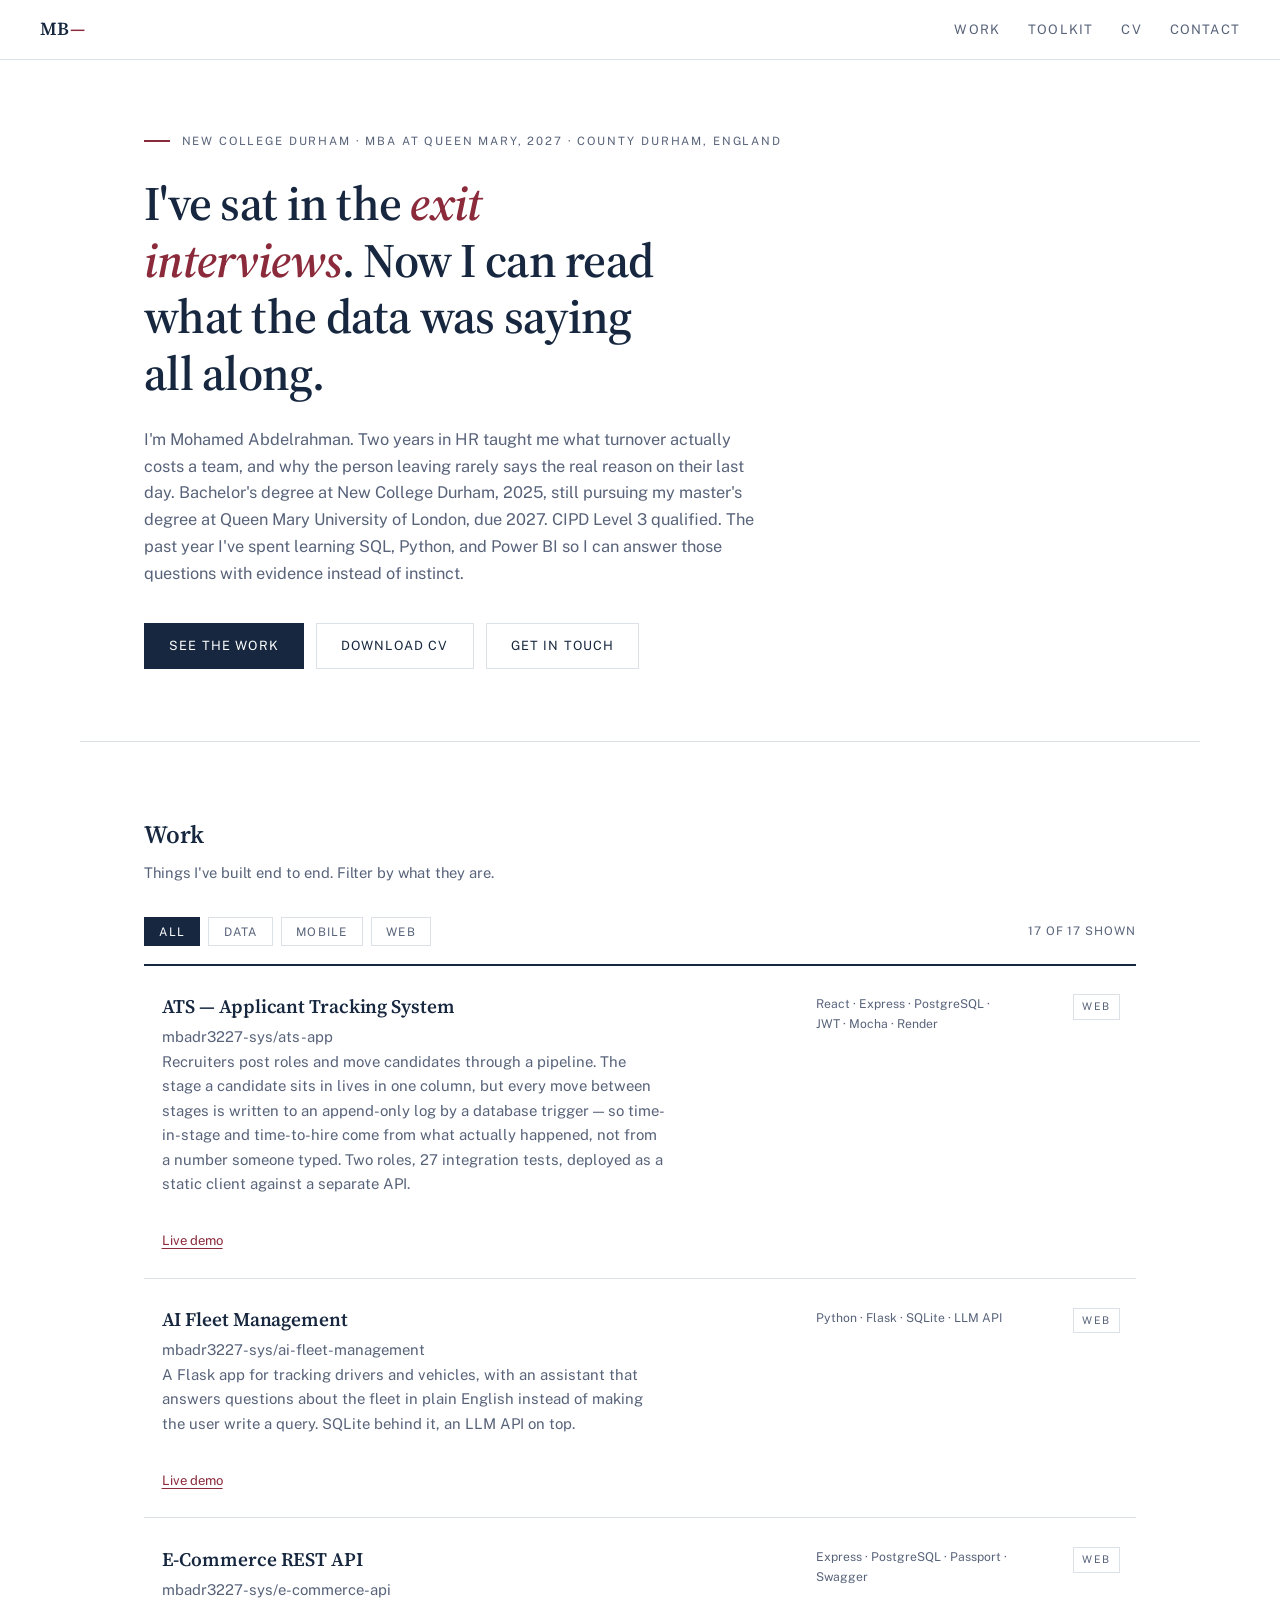
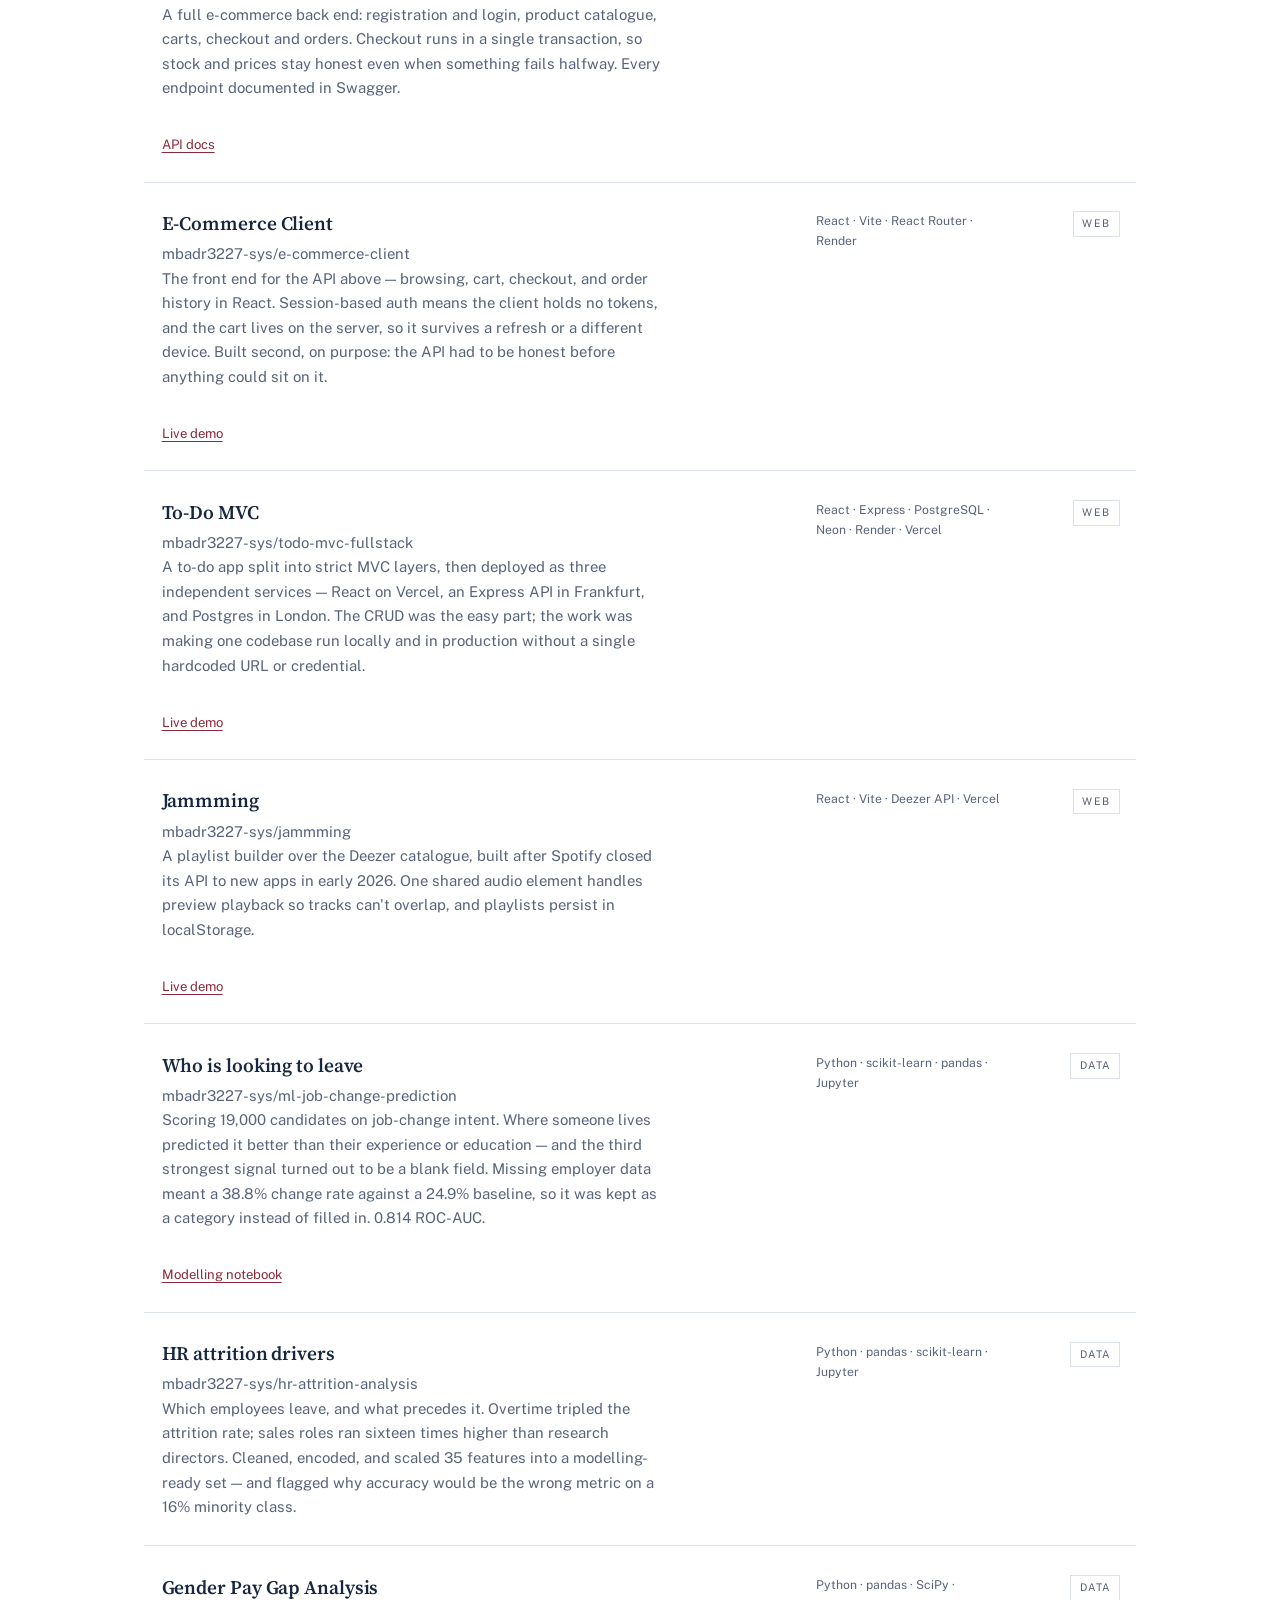
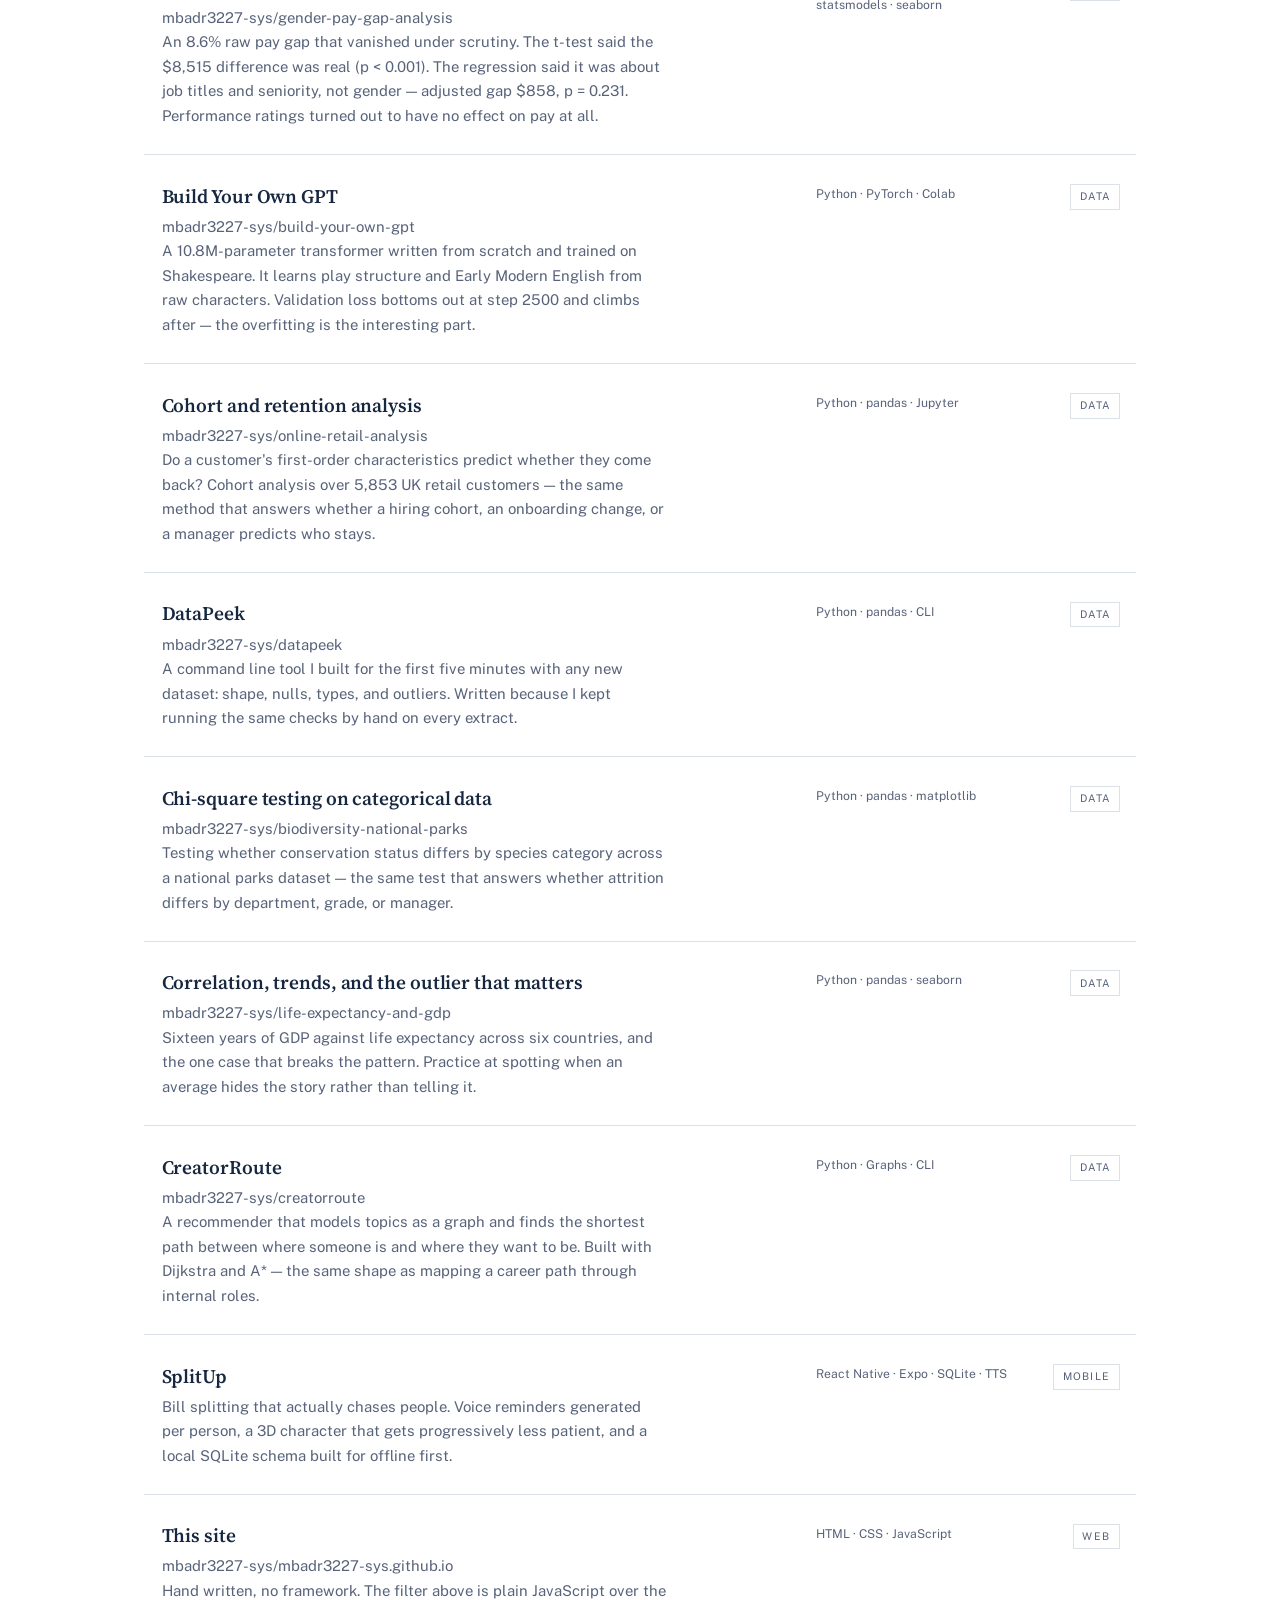
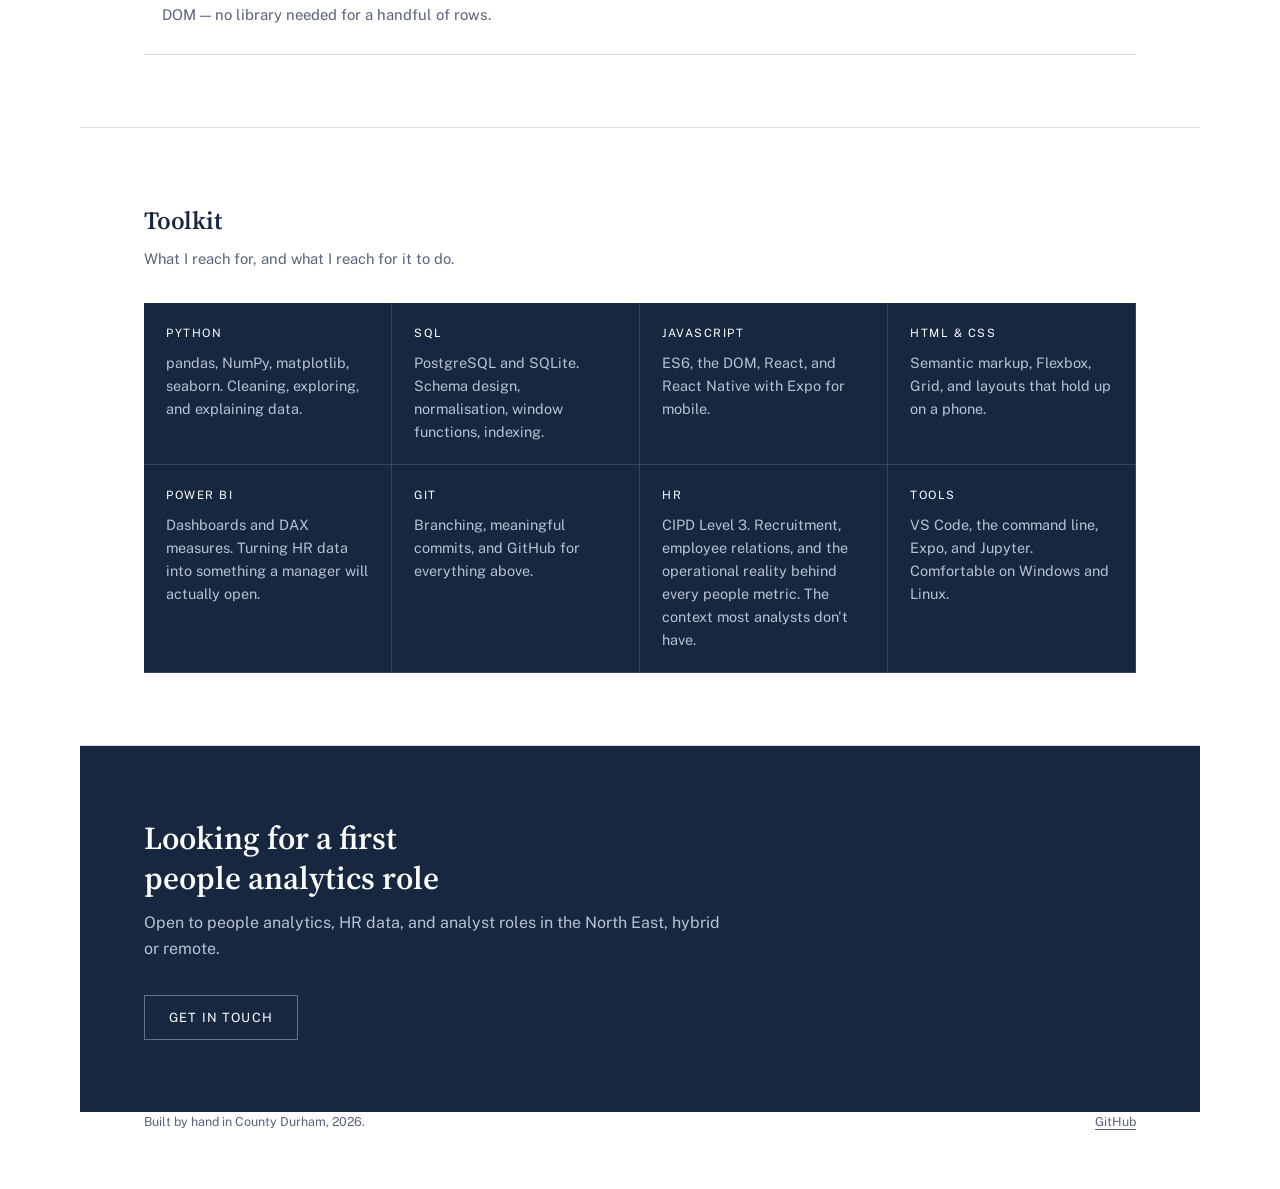
<file: index.html>
<!DOCTYPE html>
<html lang="en">
<head>
<meta charset="UTF-8">
<meta name="viewport" content="width=device-width, initial-scale=1.0">
<title>Mohamed Abdelrahman — HR into people analytics</title>
<meta name="description" content="HR professional moving into people analytics. CIPD Level 3, SQL, Python, Power BI. Based in County Durham.">
<link rel="preconnect" href="https://fonts.googleapis.com">
<link rel="preconnect" href="https://fonts.gstatic.com" crossorigin>
<link href="https://fonts.googleapis.com/css2?family=Public+Sans:ital,wght@0,400;0,500;0,600;1,400&family=Source+Serif+4:ital,opsz,wght@0,8..60,400;0,8..60,600;1,8..60,400&display=swap" rel="stylesheet">
<link rel="stylesheet" href="styles.css">
</head>
<body>

<a class="skip" href="#main">Skip to content</a>

<nav class="topbar">
  <a class="mark" href="index.html">MB<span>—</span></a>
  <button class="menu-toggle" id="menuToggle" aria-expanded="false" aria-controls="navLinks">Menu</button>
  <ul class="nav-links" id="navLinks">
    <li><a href="#work">Work</a></li>
    <li><a href="#toolkit">Toolkit</a></li>
    <li><a href="Mo_Hamed_Abdelrahman_CV.pdf" target="_blank" rel="noopener">CV</a></li>
    <li><a href="contact.html">Contact</a></li>
  </ul>
</nav>

<aside class="rail" aria-hidden="true">
  <span class="rail-item" data-rail="intro">Intro</span>
  <span class="rail-item" data-rail="work">Work</span>
  <span class="rail-item" data-rail="toolkit">Toolkit</span>
</aside>

<main id="main">

  <section class="intro" id="intro">
        <p class="eyebrow">New College Durham · MBA at Queen Mary, 2027 · County Durham, England</p>
    <h1>
      I've sat in the <em>exit interviews</em>.
      Now I can read what the data was saying all along.
    </h1>
    <p class="lede">
      I'm Mohamed Abdelrahman. Two years in HR taught me what turnover actually costs a
      team, and why the person leaving rarely says the real reason on their last day. Bachelor's degree
      at New College Durham, 2025, still pursuing my master's degree at Queen Mary University
      of London, due 2027. CIPD Level 3 qualified. The past year I've spent learning SQL,
      Python, and Power BI so I can answer those questions with evidence instead of instinct.
    </p>
    <div class="intro-actions">
      <a class="btn" href="#work">See the work</a>
      <a class="btn btn-quiet" href="Mo_Hamed_Abdelrahman_CV.pdf" download>Download CV</a>
      <a class="btn btn-quiet" href="contact.html">Get in touch</a>
    </div>
  </section>

  <section class="work" id="work">
    <header class="sec-head">
      <h2>Work</h2>
      <p class="sec-note">Things I've built end to end. Filter by what they are.</p>
    </header>

    <div class="filters" role="group" aria-label="Filter projects by type">
      <button class="chip is-on" data-filter="all">All</button>
      <button class="chip" data-filter="data">Data</button>
      <button class="chip" data-filter="mobile">Mobile</button>
      <button class="chip" data-filter="web">Web</button>
      <p class="count" id="count"></p>
    </div>

        <ol class="table" id="projects">

                <li class="row" data-type="web">
        <div class="row-name">
          <h3>ATS — Applicant Tracking System</h3>
          <p class="row-repo"><a href="https://github.com/mbadr3227-sys/ats-app" target="_blank" rel="noopener">mbadr3227-sys/ats-app</a></p>
          <p>Recruiters post roles and move candidates through a pipeline. The stage a
             candidate sits in lives in one column, but every move between stages is written
             to an append-only log by a database trigger — so time-in-stage and time-to-hire
             come from what actually happened, not from a number someone typed. Two roles,
             27 integration tests, deployed as a static client against a separate API.</p>
        </div>
        <p class="row-stack">React · Express · PostgreSQL · JWT · Mocha · Render</p>
        <p class="row-tag">Web</p>
        <p class="row-links"><a href="https://ats-client-691q.onrender.com" target="_blank" rel="noopener">Live demo</a></p>
      </li>
          
      <li class="row" data-type="web">
        <div class="row-name">
          <h3>AI Fleet Management</h3>
          <p class="row-repo"><a href="https://github.com/mbadr3227-sys/ai-fleet-management" target="_blank" rel="noopener">mbadr3227-sys/ai-fleet-management</a></p>
          <p>A Flask app for tracking drivers and vehicles, with an assistant that answers
             questions about the fleet in plain English instead of making the user write a
             query. SQLite behind it, an LLM API on top.</p>
        </div>
        <p class="row-stack">Python · Flask · SQLite · LLM API</p>
        <p class="row-tag">Web</p>
        <p class="row-links"><a href="https://ai-fleet-management.onrender.com" target="_blank" rel="noopener">Live demo</a></p>
      </li>
      <li class="row" data-type="web">
        <div class="row-name">
          <h3>E-Commerce REST API</h3>
          <p class="row-repo"><a href="https://github.com/mbadr3227-sys/e-commerce-api" target="_blank" rel="noopener">mbadr3227-sys/e-commerce-api</a></p>
          <p>A full e-commerce back end: registration and login, product catalogue,
             carts, checkout and orders. Checkout runs in a single transaction, so stock
             and prices stay honest even when something fails halfway. Every endpoint
             documented in Swagger.</p>
        </div>
        <p class="row-stack">Express · PostgreSQL · Passport · Swagger</p>
        <p class="row-tag">Web</p>
        <p class="row-links"><a href="https://e-commerce-api-28k6.onrender.com/docs" target="_blank" rel="noopener">API docs</a></p>
      </li>

      <li class="row" data-type="web">
        <div class="row-name">
          <h3>E-Commerce Client</h3>
          <p class="row-repo"><a href="https://github.com/mbadr3227-sys/e-commerce-client" target="_blank" rel="noopener">mbadr3227-sys/e-commerce-client</a></p>
          <p>The front end for the API above — browsing, cart, checkout, and order history
             in React. Session-based auth means the client holds no tokens, and the cart
             lives on the server, so it survives a refresh or a different device. Built
             second, on purpose: the API had to be honest before anything could sit on it.</p>
        </div>
        <p class="row-stack">React · Vite · React Router · Render</p>
        <p class="row-tag">Web</p>
        <p class="row-links"><a href="https://e-commerce-client-sitc.onrender.com" target="_blank" rel="noopener">Live demo</a></p>
      </li>
      <li class="row" data-type="web">
        <div class="row-name">
          <h3>To-Do MVC</h3>
          <p class="row-repo"><a href="https://github.com/mbadr3227-sys/todo-mvc-fullstack" target="_blank" rel="noopener">mbadr3227-sys/todo-mvc-fullstack</a></p>
          <p>A to-do app split into strict MVC layers, then deployed as three independent
             services — React on Vercel, an Express API in Frankfurt, and Postgres in London.
             The CRUD was the easy part; the work was making one codebase run locally and in
             production without a single hardcoded URL or credential.</p>
        </div>
        <p class="row-stack">React · Express · PostgreSQL · Neon · Render · Vercel</p>
        <p class="row-tag">Web</p>
        <p class="row-links"><a href="https://todo-mvc-fullstack.vercel.app" target="_blank" rel="noopener">Live demo</a></p>
      </li>

      <li class="row" data-type="web">
        <div class="row-name">
          <h3>Jammming</h3>
          <p class="row-repo"><a href="https://github.com/mbadr3227-sys/jammming" target="_blank" rel="noopener">mbadr3227-sys/jammming</a></p>
          <p>A playlist builder over the Deezer catalogue, built after Spotify closed its
             API to new apps in early 2026. One shared audio element handles preview
             playback so tracks can't overlap, and playlists persist in localStorage.</p>
        </div>
        <p class="row-stack">React · Vite · Deezer API · Vercel</p>
        <p class="row-tag">Web</p>
        <p class="row-links"><a href="https://jammming-lyart.vercel.app" target="_blank" rel="noopener">Live demo</a></p>
      </li>
    <li class="row" data-type="data">
      <div class="row-name">
        <h3>Who is looking to leave</h3>
        <p class="row-repo"><a href="https://github.com/mbadr3227-sys/ml-job-change-prediction" target="_blank" rel="noopener">mbadr3227-sys/ml-job-change-prediction</a></p>
        <p>Scoring 19,000 candidates on job-change intent. Where someone lives
          predicted it better than their experience or education &mdash; and the
          third strongest signal turned out to be a blank field. Missing
          employer data meant a 38.8% change rate against a 24.9% baseline, so
          it was kept as a category instead of filled in. 0.814 ROC-AUC.</p>
      </div>
      <p class="row-stack">Python &middot; scikit-learn &middot; pandas &middot; Jupyter</p>
      <p class="row-tag">Data</p>
      <p class="row-links"><a href="https://github.com/mbadr3227-sys/ml-job-change-prediction/blob/main/notebooks/03_modelling.ipynb" target="_blank" rel="noopener">Modelling notebook</a></p>
    </li>
                              <li class="row" data-type="data">
                        <div class="row-name">
                            <h3>HR attrition drivers</h3>
                            <p class="row-repo"><a href="https://github.com/mbadr3227-sys/hr-attrition-analysis" target="_blank" rel="noopener">mbadr3227-sys/hr-attrition-analysis</a></p>
                            <p>Which employees leave, and what precedes it. Overtime tripled the attrition
                                rate; sales roles ran sixteen times higher than research directors. Cleaned,
                                encoded, and scaled 35 features into a modelling-ready set — and flagged why
                                accuracy would be the wrong metric on a 16% minority class.</p>
                        </div>
                        <p class="row-stack">Python &middot; pandas &middot; scikit-learn &middot; Jupyter</p>
                        <p class="row-tag">Data</p>
                    </li>

                <li class="row" data-type="data">
        <div class="row-name">
          <h3>Gender Pay Gap Analysis</h3>
          <p class="row-repo"><a href="https://github.com/mbadr3227-sys/gender-pay-gap-analysis" target="_blank" rel="noopener">mbadr3227-sys/gender-pay-gap-analysis</a></p>
          <p>An 8.6% raw pay gap that vanished under scrutiny. The t-test said the
             $8,515 difference was real (p &lt; 0.001). The regression said it was
             about job titles and seniority, not gender &mdash; adjusted gap $858,
             p = 0.231. Performance ratings turned out to have no effect on pay at all.</p>
        </div>
        <p class="row-stack">Python &middot; pandas &middot; SciPy &middot; statsmodels &middot; seaborn</p>
        <p class="row-tag">Data</p>
      </li>
          
      <li class="row" data-type="data">
        <div class="row-name">
          <h3>Build Your Own GPT</h3>
          <p class="row-repo"><a href="https://github.com/mbadr3227-sys/build-your-own-gpt" target="_blank" rel="noopener">mbadr3227-sys/build-your-own-gpt</a></p>
          <p>A 10.8M-parameter transformer written from scratch and trained on
             Shakespeare. It learns play structure and Early Modern English from
             raw characters. Validation loss bottoms out at step 2500 and climbs
             after — the overfitting is the interesting part.</p>
        </div>
        <p class="row-stack">Python &middot; PyTorch &middot; Colab</p>
        <p class="row-tag">Data</p>
      </li>

          
      <li class="row" data-type="data">
        <div class="row-name">
          <h3>Cohort and retention analysis</h3>
          <p class="row-repo"><a href="https://github.com/mbadr3227-sys/online-retail-analysis" target="_blank" rel="noopener">mbadr3227-sys/online-retail-analysis</a></p>
          <p>Do a customer's first-order characteristics predict whether they come back?
             Cohort analysis over 5,853 UK retail customers — the same method that answers
             whether a hiring cohort, an onboarding change, or a manager predicts who stays.</p>
        </div>
        <p class="row-stack">Python · pandas · Jupyter</p>
        <p class="row-tag">Data</p>
      </li>

      <li class="row" data-type="data">
        <div class="row-name">
          <h3>DataPeek</h3>
          <p class="row-repo"><a href="https://github.com/mbadr3227-sys/datapeek" target="_blank" rel="noopener">mbadr3227-sys/datapeek</a></p>
          <p>A command line tool I built for the first five minutes with any new dataset:
             shape, nulls, types, and outliers. Written because I kept running the same
             checks by hand on every extract.</p>
        </div>
        <p class="row-stack">Python · pandas · CLI</p>
        <p class="row-tag">Data</p>
      </li>

      <li class="row" data-type="data">
        <div class="row-name">
          <h3>Chi-square testing on categorical data</h3>
          <p class="row-repo"><a href="https://github.com/mbadr3227-sys/biodiversity-national-parks" target="_blank" rel="noopener">mbadr3227-sys/biodiversity-national-parks</a></p>
          <p>Testing whether conservation status differs by species category across a
             national parks dataset — the same test that answers whether attrition differs
             by department, grade, or manager.</p>
        </div>
        <p class="row-stack">Python · pandas · matplotlib</p>
        <p class="row-tag">Data</p>
      </li>

      <li class="row" data-type="data">
        <div class="row-name">
          <h3>Correlation, trends, and the outlier that matters</h3>
          <p class="row-repo"><a href="https://github.com/mbadr3227-sys/life-expectancy-and-gdp" target="_blank" rel="noopener">mbadr3227-sys/life-expectancy-and-gdp</a></p>
          <p>Sixteen years of GDP against life expectancy across six countries, and the one
             case that breaks the pattern. Practice at spotting when an average hides the
             story rather than telling it.</p>
        </div>
        <p class="row-stack">Python · pandas · seaborn</p>
        <p class="row-tag">Data</p>
      </li>

      <li class="row" data-type="data">
        <div class="row-name">
          <h3>CreatorRoute</h3>
          <p class="row-repo"><a href="https://github.com/mbadr3227-sys/creatorroute" target="_blank" rel="noopener">mbadr3227-sys/creatorroute</a></p>
          <p>A recommender that models topics as a graph and finds the shortest path between
             where someone is and where they want to be. Built with Dijkstra and A* — the
             same shape as mapping a career path through internal roles.</p>
        </div>
        <p class="row-stack">Python · Graphs · CLI</p>
        <p class="row-tag">Data</p>
      </li>

      <li class="row" data-type="mobile">
        <div class="row-name">
          <h3>SplitUp</h3>
          <p>Bill splitting that actually chases people. Voice reminders generated per
             person, a 3D character that gets progressively less patient, and a local SQLite
             schema built for offline first.</p>
        </div>
        <p class="row-stack">React Native · Expo · SQLite · TTS</p>
        <p class="row-tag">Mobile</p>
      </li>

      <li class="row" data-type="web">
        <div class="row-name">
          <h3>This site</h3>
          <p class="row-repo"><a href="https://github.com/mbadr3227-sys/mbadr3227-sys.github.io" target="_blank" rel="noopener">mbadr3227-sys/mbadr3227-sys.github.io</a></p>
          <p>Hand written, no framework. The filter above is plain JavaScript over the DOM —
             no library needed for a handful of rows.</p>
        </div>
        <p class="row-stack">HTML · CSS · JavaScript</p>
        <p class="row-tag">Web</p>
      </li>

    </ol>
    <p class="empty" id="empty" hidden>Nothing in that category yet. Try another.</p>
  </section>

  <section class="toolkit" id="toolkit">
    <header class="sec-head">
      <h2>Toolkit</h2>
      <p class="sec-note">What I reach for, and what I reach for it to do.</p>
    </header>

    <dl class="kit">
      <div class="kit-item">
        <dt>Python</dt>
        <dd>pandas, NumPy, matplotlib, seaborn. Cleaning, exploring, and explaining data.</dd>
      </div>
      <div class="kit-item">
        <dt>SQL</dt>
        <dd>PostgreSQL and SQLite. Schema design, normalisation, window functions, indexing.</dd>
      </div>
      <div class="kit-item">
        <dt>JavaScript</dt>
        <dd>ES6, the DOM, React, and React Native with Expo for mobile.</dd>
      </div>
      <div class="kit-item">
        <dt>HTML &amp; CSS</dt>
        <dd>Semantic markup, Flexbox, Grid, and layouts that hold up on a phone.</dd>
      </div>
             <div class="kit-item">
        <dt>Power BI</dt>
        <dd>Dashboards and DAX measures. Turning HR data into something a manager will
            actually open.</dd>
      </div>
      <div class="kit-item">
        <dt>Git</dt>
        <dd>Branching, meaningful commits, and GitHub for everything above.</dd>
      </div>
      <div class="kit-item">
        <dt>HR</dt>
        <dd>CIPD Level 3. Recruitment, employee relations, and the operational reality
            behind every people metric. The context most analysts don't have.</dd>
      </div>
      <div class="kit-item">
        <dt>Tools</dt>
        <dd>VS Code, the command line, Expo, and Jupyter. Comfortable on Windows and Linux.</dd>
      </div>
    </dl>
  </section>

  <section class="closer">
        <h2>Looking for a first people analytics role</h2>
    <p>Open to people analytics, HR data, and analyst roles in the North East, hybrid or remote.</p>
    <a class="btn" href="contact.html">Get in touch</a>
  </section>

</main>

<footer class="foot">
  <p>Built by hand in County Durham, 2026.</p>
  <p><a href="https://github.com/mbadr3227-sys">GitHub</a></p>
</footer>

<script src="script.js"></script>
</body>
</html>
</file>
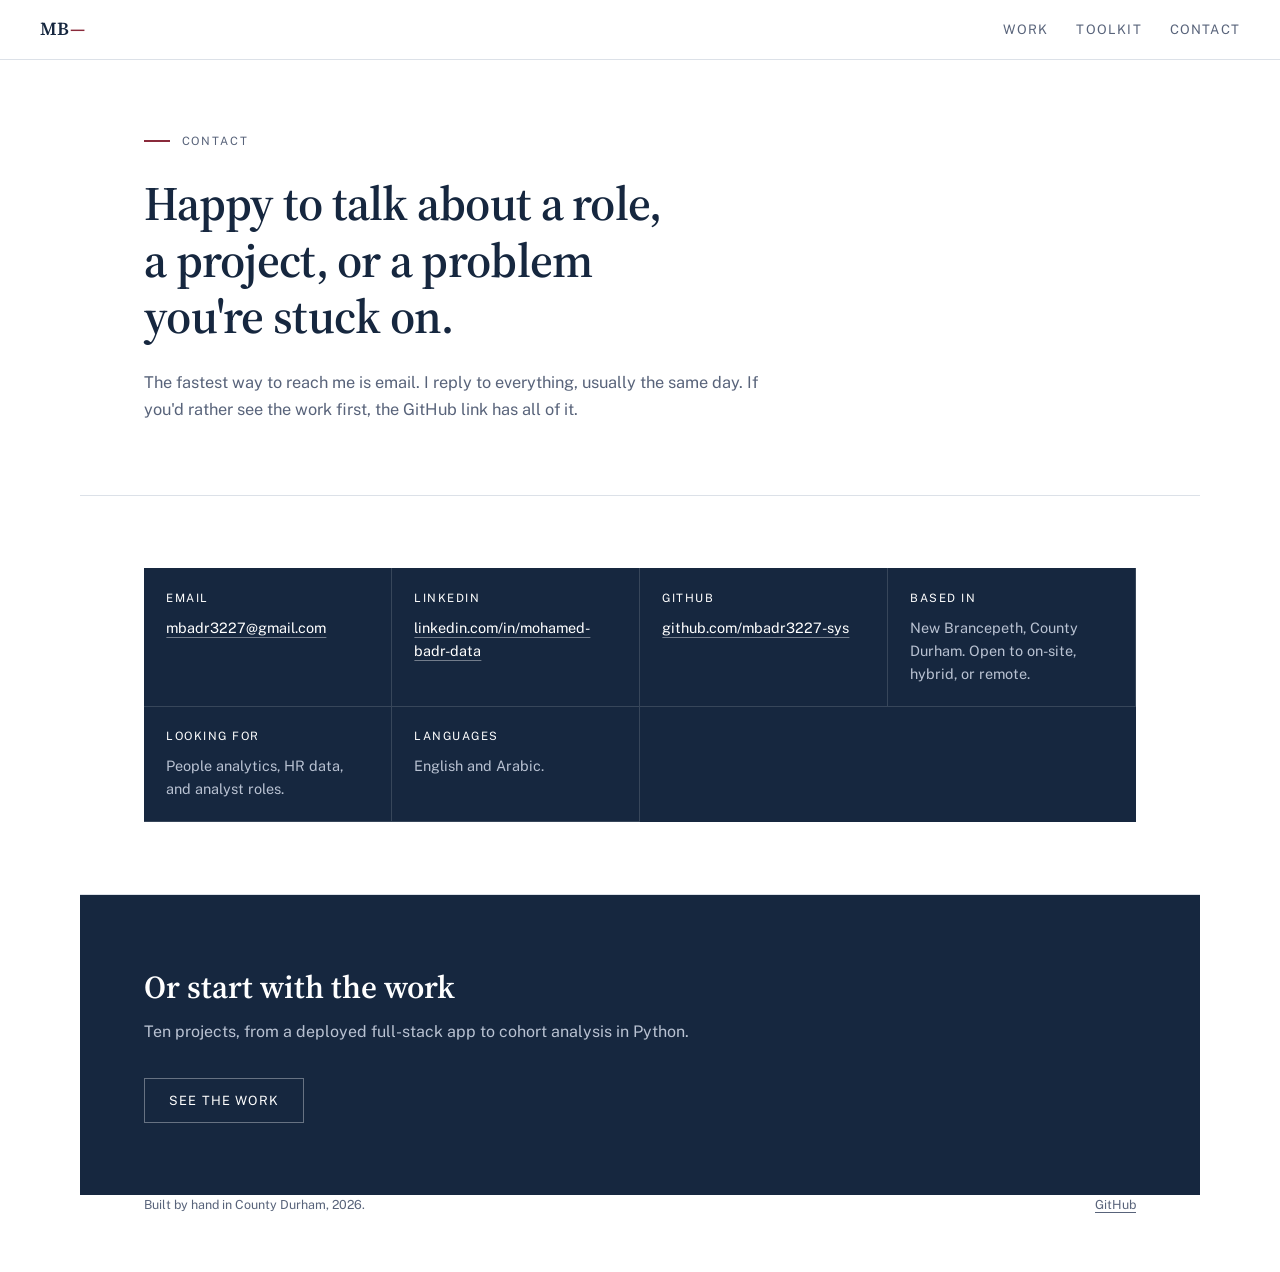
<file: contact.html>
<!DOCTYPE html>
<html lang="en">
<head>
<meta charset="UTF-8">
<meta name="viewport" content="width=device-width, initial-scale=1.0">
<title>Contact — Mohamed Abdelrahman</title>
<meta name="description" content="Get in touch with Mohamed Abdelrahman — HR professional moving into people analytics, based in County Durham.">
<link rel="preconnect" href="https://fonts.googleapis.com">
<link rel="preconnect" href="https://fonts.gstatic.com" crossorigin>
<link href="https://fonts.googleapis.com/css2?family=Public+Sans:ital,wght@0,400;0,500;0,600;1,400&family=Source+Serif+4:ital,opsz,wght@0,8..60,400;0,8..60,600;1,8..60,400&display=swap" rel="stylesheet">
<link rel="stylesheet" href="styles.css">
</head>
<body>

<a class="skip" href="#main">Skip to content</a>

<nav class="topbar">
  <a class="mark" href="index.html">MB<span>—</span></a>
  <button class="menu-toggle" id="menuToggle" aria-expanded="false" aria-controls="navLinks">Menu</button>
  <ul class="nav-links" id="navLinks">
    <li><a href="index.html#work">Work</a></li>
    <li><a href="index.html#toolkit">Toolkit</a></li>
    <li><a href="contact.html" aria-current="page">Contact</a></li>
  </ul>
</nav>

<main id="main">

  <section class="intro">
    <p class="eyebrow">Contact</p>
    <h1>Happy to talk about a role, a project, or a problem you're stuck on.</h1>
        <p class="lede">
      The fastest way to reach me is email. I reply to everything, usually the same day.
      If you'd rather see the work first, the GitHub link has all of it.
    </p>
  </section>

  <section class="contact">
       <dl class="kit">
      <div class="kit-item">
        <dt>Email</dt>
        <dd><a href="mailto:mbadr3227@gmail.com">mbadr3227@gmail.com</a></dd>
      </div>
      <div class="kit-item">
        <dt>LinkedIn</dt>
        <dd><a href="https://www.linkedin.com/in/mohamed-badr-data">linkedin.com/in/mohamed-badr-data</a></dd>
      </div>
      <div class="kit-item">
        <dt>GitHub</dt>
        <dd><a href="https://github.com/mbadr3227-sys">github.com/mbadr3227-sys</a></dd>
      </div>
      <div class="kit-item">
        <dt>Based in</dt>
        <dd>New Brancepeth, County Durham. Open to on-site, hybrid, or remote.</dd>
      </div>
      <div class="kit-item">
        <dt>Looking for</dt>
        <dd>People analytics, HR data, and analyst roles.</dd>
      </div>
      <div class="kit-item">
        <dt>Languages</dt>
        <dd>English and Arabic.</dd>
      </div>
    </dl>
  </section>

  <section class="closer">
        <h2>Or start with the work</h2>
    <p>Ten projects, from a deployed full-stack app to cohort analysis in Python.</p>
    <a class="btn" href="index.html#work">See the work</a>
  </section>

</main>

<footer class="foot">
    <p>Built by hand in County Durham, 2026.</p>
  <p><a href="https://github.com/mbadr3227-sys">GitHub</a></p>
</footer>

<script src="script.js"></script>
</body>
</html>
</file>
<file: styles.css>
/* ---------- tokens ---------- */
:root {
  --navy: #16273f;
  --slate: #58637a;
  --paper: #ffffff;
  --field: #edeff2;
  --tint: #f5f7fa;
  --rule: #dce1e8;
  --burgundy: #8a2a3b;

  --display: "Source Serif 4", Georgia, "Times New Roman", serif;
  --body: "Public Sans", system-ui, -apple-system, sans-serif;

  --sheet: 70rem;
  --pad: clamp(1.5rem, 5vw, 4.5rem);
}

/* ---------- reset ---------- */
*, *::before, *::after { box-sizing: border-box; }
html { scroll-behavior: smooth; }
body {
  margin: 0;
  background: var(--paper);
  color: var(--navy);
  font-family: var(--body);
  font-size: 1rem;
  line-height: 1.65;
  -webkit-font-smoothing: antialiased;
}
img { max-width: 100%; display: block; }
a { color: inherit; }

:focus-visible {
  outline: 2px solid var(--burgundy);
  outline-offset: 3px;
}

.skip { position: absolute; left: -9999px; }
.skip:focus {
  left: 1rem;
  top: 1rem;
  z-index: 50;
  background: var(--navy);
  color: var(--paper);
  padding: 0.6rem 1rem;
  text-decoration: none;
}

/* ---------- top bar ---------- */
.topbar {
  position: sticky;
  top: 0;
  z-index: 30;
  display: flex;
  align-items: center;
  justify-content: space-between;
  gap: 1rem;
  padding: 0.9rem clamp(1rem, 4vw, 2.5rem);
  background: var(--paper);
  border-bottom: 1px solid var(--rule);
}

.mark {
  font-family: var(--display);
  font-weight: 600;
  font-size: 1.15rem;
  letter-spacing: 0.02em;
  text-decoration: none;
}
.mark span { color: var(--burgundy); }

.menu-toggle {
  display: none;
  font-family: var(--body);
  font-size: 0.78rem;
  letter-spacing: 0.09em;
  text-transform: uppercase;
  color: var(--navy);
  background: none;
  border: 1px solid var(--rule);
  padding: 0.35rem 0.8rem;
  cursor: pointer;
}

.nav-links {
  display: flex;
  gap: 1.75rem;
  list-style: none;
  margin: 0;
  padding: 0;
}
.nav-links a {
  font-size: 0.82rem;
  letter-spacing: 0.09em;
  text-transform: uppercase;
  text-decoration: none;
  color: var(--slate);
  padding-bottom: 2px;
  border-bottom: 1px solid transparent;
}
.nav-links a:hover {
  color: var(--navy);
  border-bottom-color: var(--burgundy);
}

/* ---------- side rail ---------- */
.rail {
  position: fixed;
  left: 1.25rem;
  top: 50%;
  transform: translateY(-50%);
  display: none;
  flex-direction: column;
  gap: 0.9rem;
  z-index: 20;
}
.rail-item {
  font-size: 0.66rem;
  letter-spacing: 0.14em;
  text-transform: uppercase;
  color: var(--slate);
  opacity: 0.5;
  transition: opacity 0.2s ease, color 0.2s ease;
}
.rail-item.is-live { opacity: 1; color: var(--burgundy); }
@media (min-width: 1500px) { .rail { display: flex; } }

/* ---------- the sheet ---------- */
#main {
  max-width: var(--sheet);
  margin: 0 auto;
}
#main > section {
  padding: clamp(2.5rem, 6vw, 4.5rem) var(--pad);
  border-bottom: 1px solid var(--rule);
}
#main > section:last-child { border-bottom: 0; }

/* ---------- intro ---------- */
.eyebrow {
  margin: 0 0 1.5rem;
  font-size: 0.72rem;
  letter-spacing: 0.16em;
  text-transform: uppercase;
  color: var(--slate);
}
.eyebrow::before {
  content: "";
  display: inline-block;
  width: 1.6rem;
  height: 2px;
  background: var(--burgundy);
  vertical-align: 0.25em;
  margin-right: 0.75rem;
}

.intro h1 {
  font-family: var(--display);
  font-weight: 600;
  font-size: clamp(1.9rem, 1.2rem + 2.4vw, 3rem);
  line-height: 1.18;
  letter-spacing: -0.015em;
  margin: 0 0 1.5rem;
  max-width: 22ch;
}
.intro h1 em { font-style: italic; color: var(--burgundy); }

.lede {
  margin: 0;
  max-width: 62ch;
  color: var(--slate);
  font-size: 1.02rem;
}

.intro-actions {
  display: flex;
  flex-wrap: wrap;
  gap: 0.75rem;
  margin-top: 2.25rem;
}

.btn {
  display: inline-block;
  padding: 0.7rem 1.5rem;
  font-size: 0.8rem;
  letter-spacing: 0.09em;
  text-transform: uppercase;
  text-decoration: none;
  background: var(--navy);
  color: var(--paper);
  border: 1px solid var(--navy);
  transition: background-color 0.15s ease, border-color 0.15s ease;
}
.btn:hover { background: var(--burgundy); border-color: var(--burgundy); }
.btn-quiet {
  background: transparent;
  color: var(--navy);
  border-color: var(--rule);
}
.btn-quiet:hover { background: var(--tint); color: var(--navy); border-color: var(--navy); }

/* ---------- section headings ---------- */
.sec-head { margin-bottom: 2rem; }
.sec-head h2 {
  font-family: var(--display);
  font-weight: 600;
  font-size: 1.55rem;
  letter-spacing: -0.01em;
  margin: 0 0 0.4rem;
}
.sec-note { margin: 0; color: var(--slate); font-size: 0.92rem; }

/* ---------- filters ---------- */
.filters {
  display: flex;
  flex-wrap: wrap;
  align-items: center;
  gap: 0.5rem;
  padding-bottom: 1.1rem;
  border-bottom: 2px solid var(--navy);
}
.chip {
  font-family: var(--body);
  font-size: 0.74rem;
  letter-spacing: 0.1em;
  text-transform: uppercase;
  color: var(--slate);
  background: transparent;
  border: 1px solid var(--rule);
  padding: 0.4rem 0.9rem;
  cursor: pointer;
  transition: color 0.15s ease, border-color 0.15s ease, background-color 0.15s ease;
}
.chip:hover { color: var(--navy); border-color: var(--slate); }
.chip.is-on { background: var(--navy); border-color: var(--navy); color: var(--paper); }
.count {
  margin: 0 0 0 auto;
  font-size: 0.74rem;
  letter-spacing: 0.08em;
  text-transform: uppercase;
  color: var(--slate);
}

/* ---------- work list ---------- */
.table { list-style: none; margin: 0; padding: 0; }

.row {
  position: relative;
  display: grid;
  grid-template-columns: minmax(0, 1fr) 12rem 5.5rem;
  gap: 1.5rem;
  align-items: start;
  padding: 1.6rem 1rem 1.6rem 1.1rem;
  border-bottom: 1px solid var(--rule);
  transition: background-color 0.15s ease;
}
.row.is-out { display: none; }

.row::before {
  content: "";
  position: absolute;
  left: 0;
  top: -1px;
  bottom: -1px;
  width: 2px;
  background: var(--burgundy);
  opacity: 0;
  transition: opacity 0.15s ease;
}
.row:has(.row-repo):hover { background: var(--tint); }
.row:has(.row-repo):hover::before { opacity: 1; }

.row-name h3 {
  font-family: var(--display);
  font-weight: 600;
  font-size: 1.2rem;
  letter-spacing: -0.005em;
  margin: 0 0 0.15rem;
}

.row-repo {
  margin: 0 0 0.5rem;
  font-size: 0.74rem;
  color: var(--slate);
  transition: color 0.15s ease;
}
.row-repo a { text-decoration: none; }
.row-repo a::after {
  content: "";
  position: absolute;
  inset: 0;
}
.row-repo::after {
  content: "\2197";
  margin-left: 0.4rem;
  opacity: 0;
  transition: opacity 0.15s ease;
}
.row:hover .row-repo { color: var(--burgundy); }
.row:hover .row-repo::after { opacity: 1; }

.row-name p {
  margin: 0;
  max-width: 56ch;
  color: var(--slate);
  font-size: 0.93rem;
}

.row-stack {
  margin: 0.2rem 0 0;
  font-size: 0.76rem;
  line-height: 1.65;
  color: var(--slate);
}

.row-tag {
  margin: 0.2rem 0 0;
  justify-self: end;
  font-size: 0.66rem;
  letter-spacing: 0.12em;
  text-transform: uppercase;
  color: var(--slate);
  border: 1px solid var(--rule);
  padding: 0.2rem 0.55rem;
  white-space: nowrap;
}

.row-links {
  grid-column: 1 / -1;
  margin: 0.6rem 0 0;
  font-size: 0.82rem;
}
.row-links a {
  position: relative;
  z-index: 1;
  color: var(--burgundy);
  text-underline-offset: 0.25em;
}

.empty { margin: 2rem 0 0; color: var(--slate); font-size: 0.92rem; }

/* ---------- toolkit ---------- */
.kit {
  display: grid;
  grid-template-columns: repeat(auto-fit, minmax(15rem, 1fr));
  margin: 0;
  background: var(--navy);
}
.kit-item {
  padding: 1.3rem 1.4rem;
  border-right: 1px solid rgba(255, 255, 255, 0.14);
  border-bottom: 1px solid rgba(255, 255, 255, 0.14);
}
.kit-item dt {
  font-size: 0.72rem;
  letter-spacing: 0.13em;
  text-transform: uppercase;
  color: var(--paper);
  margin-bottom: 0.5rem;
}
.kit-item dd { margin: 0; color: #b9c2d2; font-size: 0.9rem; line-height: 1.6; }

/* ---------- closer ---------- */
.closer {
  background: var(--navy);
  color: var(--paper);
}
.closer p { color: #b9c2d2; }
.closer .btn {
  background: transparent;
  color: var(--paper);
  border-color: rgba(255, 255, 255, 0.35);
}
.closer .btn:hover {
  background: var(--paper);
  color: var(--navy);
  border-color: var(--paper);
}
.closer h2 {
  font-family: var(--display);
  font-weight: 600;
  font-size: clamp(1.5rem, 1.1rem + 1.4vw, 2rem);
  line-height: 1.25;
  margin: 0 0 0.75rem;
  max-width: 20ch;
}
.closer p { margin: 0 0 2rem; max-width: 58ch; }

/* ---------- contact page ---------- */
.kit-item a {
  color: var(--paper);
  text-decoration-color: rgba(255, 255, 255, 0.4);
  text-underline-offset: 0.25em;
}
.kit-item a:hover { text-decoration-color: var(--paper); }

/* ---------- footer ---------- */
.foot {
  max-width: var(--sheet);
  margin: 0 auto;
  padding: 0 var(--pad) clamp(2rem, 5vw, 3.5rem);
  display: flex;
  flex-wrap: wrap;
  justify-content: space-between;
  gap: 0.75rem;
  font-size: 0.78rem;
  color: var(--slate);
}
.foot p { margin: 0; }
.foot a { color: var(--slate); text-underline-offset: 0.25em; }
.foot a:hover { color: var(--burgundy); }

/* ---------- responsive ---------- */
@media (max-width: 900px) {
  .row { grid-template-columns: 1fr; gap: 0.6rem; }
  .row-tag { justify-self: start; }
  .row-stack { margin-top: 0.4rem; }
}

@media (max-width: 700px) {
  .topbar { position: relative; }
  .menu-toggle { display: block; }
  .nav-links {
    display: none;
    position: absolute;
    top: 100%;
    right: 0;
    left: 0;
    flex-direction: column;
    gap: 0;
    background: var(--paper);
    border-bottom: 1px solid var(--rule);
  }
  .nav-links.is-open { display: flex; }
  .nav-links li { border-top: 1px solid var(--rule); }
  .nav-links a { display: block; padding: 0.9rem clamp(1rem, 4vw, 2.5rem); border-bottom: 0; }
  .count { margin-left: 0; width: 100%; }
}

@media (prefers-reduced-motion: reduce) {
  html { scroll-behavior: auto; }
  *, *::before, *::after { transition: none !important; }
}
</file>
